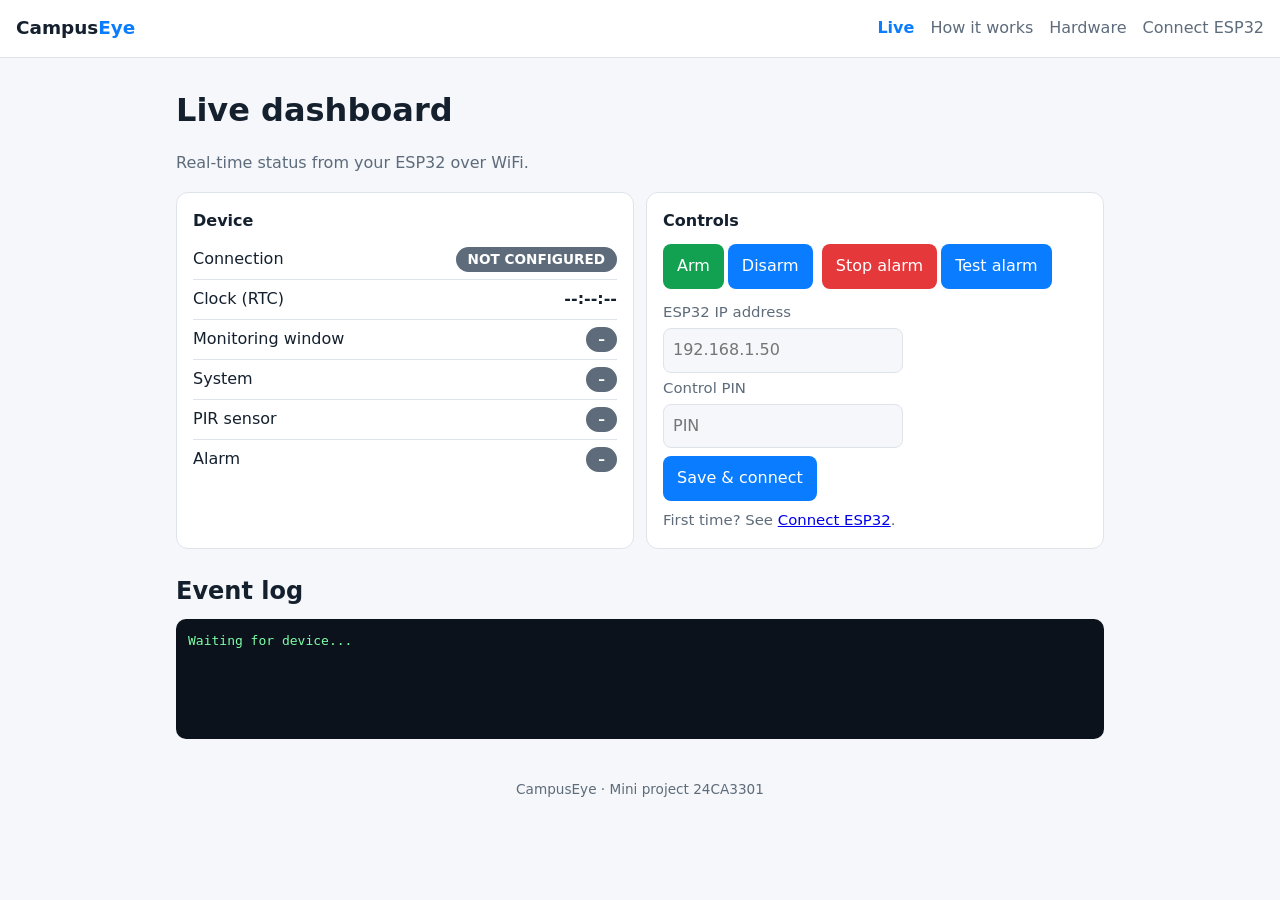
<file: index.html>
<!DOCTYPE html><html lang="en"><head><meta charset="utf-8"><meta name="viewport" content="width=device-width,initial-scale=1"><title>CampusEye – Live</title><link rel="stylesheet" href="style.css"></head><body>
<div class="w" id="live">
<h1>Live dashboard</h1><p class="s">Real-time status from your ESP32 over WiFi.</p>
<div class="g">
<div class="c"><h3>Device</h3>
<div class="row"><span>Connection</span><span id="conn" class="st">–</span></div>
<div class="row"><span>Clock (RTC)</span><b id="clk">--:--:--</b></div>
<div class="row"><span>Monitoring window</span><span id="mon" class="st">–</span></div>
<div class="row"><span>System</span><span id="arm" class="st">–</span></div>
<div class="row"><span>PIR sensor</span><span id="pir" class="st">–</span></div>
<div class="row"><span>Alarm</span><span id="alm" class="st">–</span></div></div>
<div class="c"><h3>Controls</h3>
<button class="o" data-cmd="arm">Arm</button><button data-cmd="disarm">Disarm</button>
<button class="x" data-cmd="stop">Stop alarm</button><button data-cmd="test">Test alarm</button>
<p style="margin-top:12px">ESP32 IP address</p><input id="ip" placeholder="192.168.1.50" inputmode="decimal">
<p>Control PIN</p><input id="key" type="password" placeholder="PIN"><br><button id="save">Save &amp; connect</button>
<p style="margin-top:8px">First time? See <a href="setup.html">Connect ESP32</a>.</p></div>
</div>
<h2>Event log</h2><div id="log">Waiting for device...</div>
</div><script src="app.js"></script></body></html>
</file>
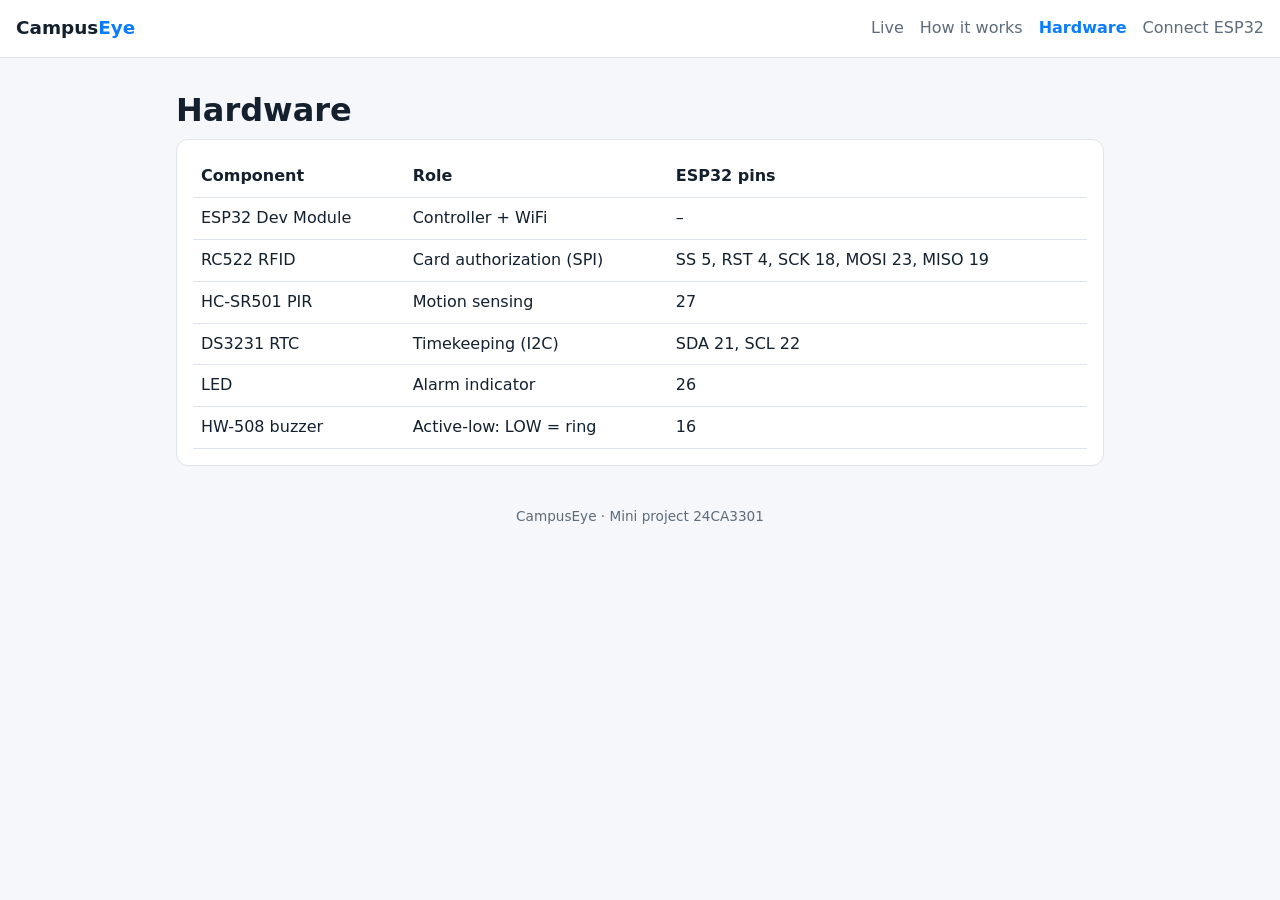
<file: hardware.html>
<!DOCTYPE html><html lang="en"><head><meta charset="utf-8"><meta name="viewport" content="width=device-width,initial-scale=1"><title>CampusEye – Hardware</title><link rel="stylesheet" href="style.css"></head><body>
<div class="w"><h1>Hardware</h1><div class="c sc"><table>
<tr><th>Component</th><th>Role</th><th>ESP32 pins</th></tr>
<tr><td>ESP32 Dev Module</td><td>Controller + WiFi</td><td>–</td></tr>
<tr><td>RC522 RFID</td><td>Card authorization (SPI)</td><td>SS 5, RST 4, SCK 18, MOSI 23, MISO 19</td></tr>
<tr><td>HC-SR501 PIR</td><td>Motion sensing</td><td>27</td></tr>
<tr><td>DS3231 RTC</td><td>Timekeeping (I2C)</td><td>SDA 21, SCL 22</td></tr>
<tr><td>LED</td><td>Alarm indicator</td><td>26</td></tr>
<tr><td>HW-508 buzzer</td><td>Active-low: LOW = ring</td><td>16</td></tr>
</table></div></div><script src="app.js"></script></body></html>
</file>
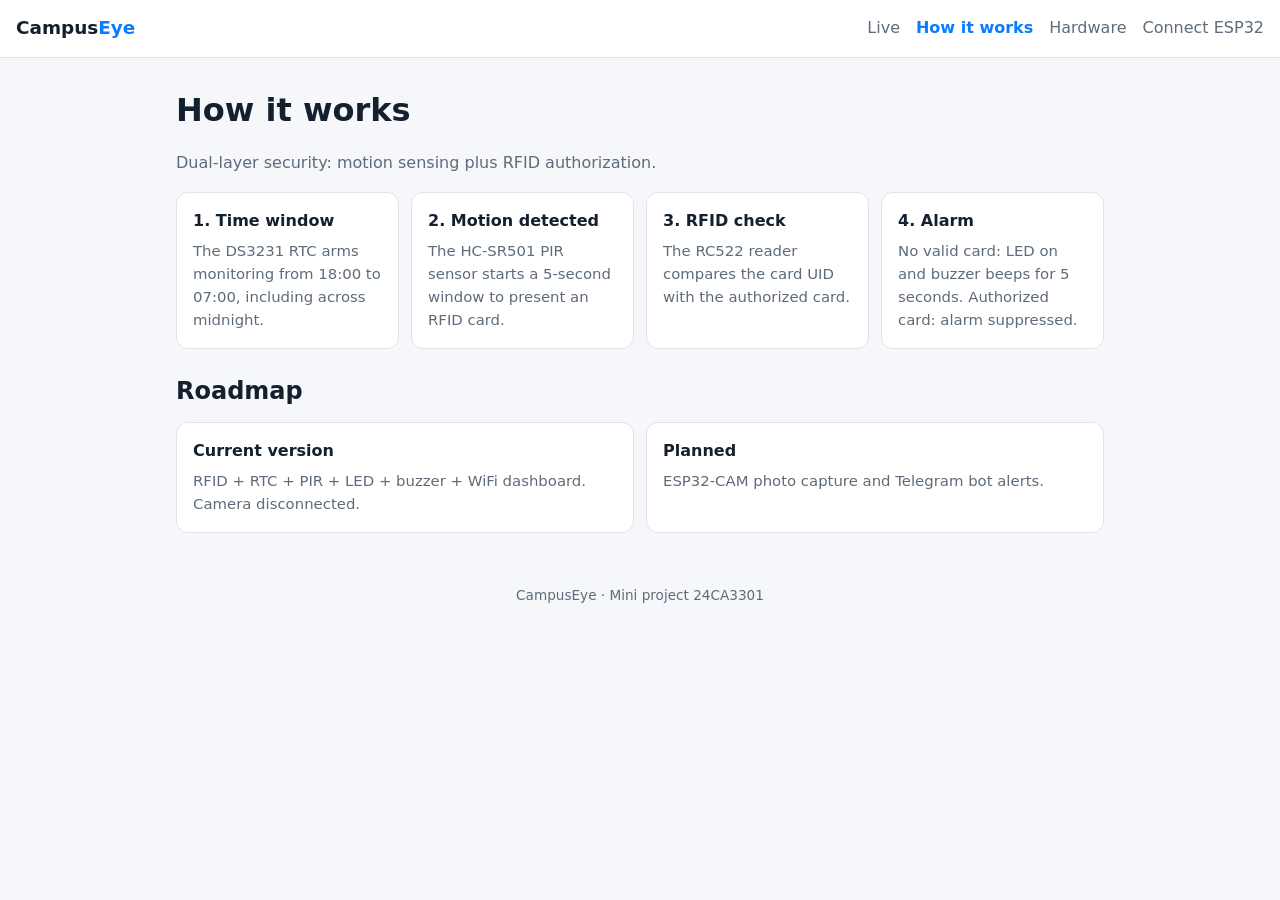
<file: how-it-works.html>
<!DOCTYPE html><html lang="en"><head><meta charset="utf-8"><meta name="viewport" content="width=device-width,initial-scale=1"><title>CampusEye – How it works</title><link rel="stylesheet" href="style.css"></head><body>
<div class="w"><h1>How it works</h1><p class="s">Dual-layer security: motion sensing plus RFID authorization.</p>
<div class="g">
<div class="c"><h3>1. Time window</h3><p>The DS3231 RTC arms monitoring from 18:00 to 07:00, including across midnight.</p></div>
<div class="c"><h3>2. Motion detected</h3><p>The HC-SR501 PIR sensor starts a 5-second window to present an RFID card.</p></div>
<div class="c"><h3>3. RFID check</h3><p>The RC522 reader compares the card UID with the authorized card.</p></div>
<div class="c"><h3>4. Alarm</h3><p>No valid card: LED on and buzzer beeps for 5 seconds. Authorized card: alarm suppressed.</p></div>
</div>
<h2>Roadmap</h2><div class="g">
<div class="c"><h3>Current version</h3><p>RFID + RTC + PIR + LED + buzzer + WiFi dashboard. Camera disconnected.</p></div>
<div class="c"><h3>Planned</h3><p>ESP32-CAM photo capture and Telegram bot alerts.</p></div></div></div>
<script src="app.js"></script></body></html>
</file>
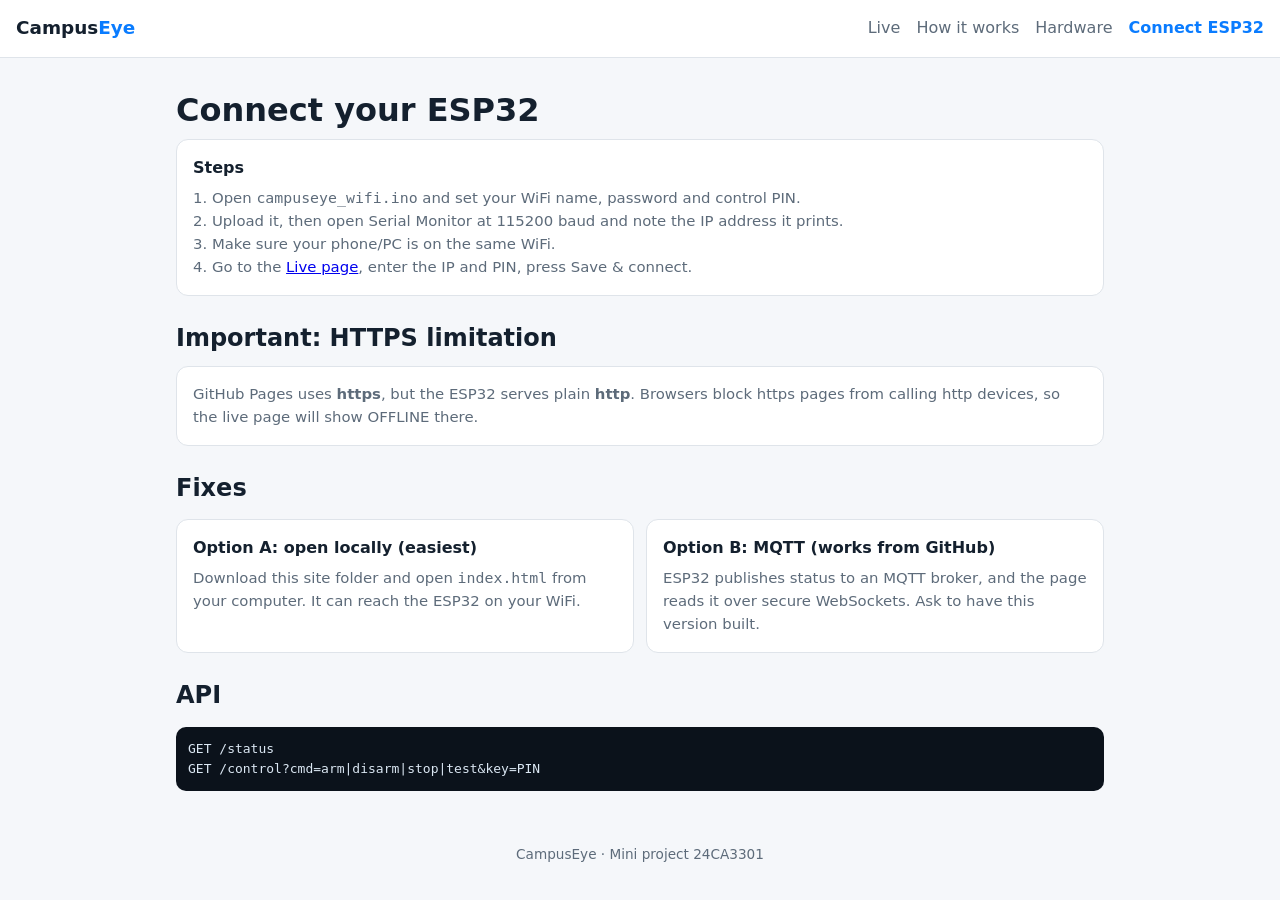
<file: setup.html>
<!DOCTYPE html><html lang="en"><head><meta charset="utf-8"><meta name="viewport" content="width=device-width,initial-scale=1"><title>CampusEye – Connect ESP32</title><link rel="stylesheet" href="style.css"></head><body>
<div class="w"><h1>Connect your ESP32</h1>
<div class="c"><h3>Steps</h3><p>1. Open <code>campuseye_wifi.ino</code> and set your WiFi name, password and control PIN.<br>2. Upload it, then open Serial Monitor at 115200 baud and note the IP address it prints.<br>3. Make sure your phone/PC is on the same WiFi.<br>4. Go to the <a href="index.html">Live page</a>, enter the IP and PIN, press Save &amp; connect.</p></div>
<h2>Important: HTTPS limitation</h2>
<div class="c"><p>GitHub Pages uses <b>https</b>, but the ESP32 serves plain <b>http</b>. Browsers block https pages from calling http devices, so the live page will show OFFLINE there.</p></div>
<h2>Fixes</h2><div class="g">
<div class="c"><h3>Option A: open locally (easiest)</h3><p>Download this site folder and open <code>index.html</code> from your computer. It can reach the ESP32 on your WiFi.</p></div>
<div class="c"><h3>Option B: MQTT (works from GitHub)</h3><p>ESP32 publishes status to an MQTT broker, and the page reads it over secure WebSockets. Ask to have this version built.</p></div></div>
<h2>API</h2><pre>GET /status
GET /control?cmd=arm|disarm|stop|test&amp;key=PIN</pre></div>
<script src="app.js"></script></body></html>
</file>
<file: style.css>
:root{--bg:#f5f7fa;--card:#fff;--text:#14202e;--mute:#5d6b7a;--acc:#0a7cff;--ok:#12a150;--bad:#e5383b;--bd:#dfe4ea}
@media (prefers-color-scheme:dark){:root{--bg:#0d1520;--card:#162131;--text:#e8eef5;--mute:#93a3b5;--acc:#4ca3ff;--ok:#33c27a;--bad:#ff5c5f;--bd:#26364a}}
*{box-sizing:border-box}
body{margin:0;background:var(--bg);color:var(--text);font-family:system-ui,-apple-system,Segoe UI,Roboto,sans-serif;line-height:1.55}
nav{display:flex;flex-wrap:wrap;gap:4px 16px;align-items:center;padding:12px 16px;background:var(--card);border-bottom:1px solid var(--bd)}
nav b{margin-right:auto;font-size:1.15rem}nav b span{color:var(--acc)}
nav a{color:var(--mute);text-decoration:none;padding:4px 0}nav a.on{color:var(--acc);font-weight:600}
.w{max-width:960px;margin:0 auto;padding:16px}
h1{margin:12px 0 4px}h2{margin:24px 0 8px}
.mute,p.s{color:var(--mute)}
.g{display:grid;gap:12px;grid-template-columns:repeat(auto-fit,minmax(220px,1fr));margin:12px 0}
.c{background:var(--card);border:1px solid var(--bd);border-radius:12px;padding:16px}
.c h3{margin:0 0 6px;font-size:1rem}.c p{margin:0;color:var(--mute);font-size:.93rem}
.row{display:flex;justify-content:space-between;gap:8px;padding:7px 0;border-bottom:1px solid var(--bd)}.row:last-child{border:0}
.st{display:inline-block;padding:2px 12px;border-radius:99px;font-weight:600;font-size:.85rem;color:#fff;background:var(--mute)}
.st.ok{background:var(--ok)}.st.bad{background:var(--bad);animation:p .6s infinite alternate}
@keyframes p{to{opacity:.45}}
button,input{font:inherit;border-radius:8px}
button{border:0;padding:10px 14px;background:var(--acc);color:#fff;cursor:pointer;margin:4px 4px 0 0}
button.o{background:var(--ok)}button.x{background:var(--bad)}
input{border:1px solid var(--bd);padding:9px;background:var(--bg);color:var(--text);width:100%;max-width:240px;margin:4px 0}
#log{background:#0b121b;color:#7dffa8;font:13px/1.5 ui-monospace,Consolas,monospace;padding:12px;border-radius:10px;min-height:120px;max-height:240px;overflow:auto}
.sc{overflow-x:auto}table{border-collapse:collapse;width:100%;min-width:420px}
td,th{border-bottom:1px solid var(--bd);padding:8px;text-align:left}
pre{background:#0b121b;color:#dbe7f3;padding:12px;border-radius:10px;overflow-x:auto}
footer{color:var(--mute);text-align:center;padding:24px;font-size:.85rem}
</file>
